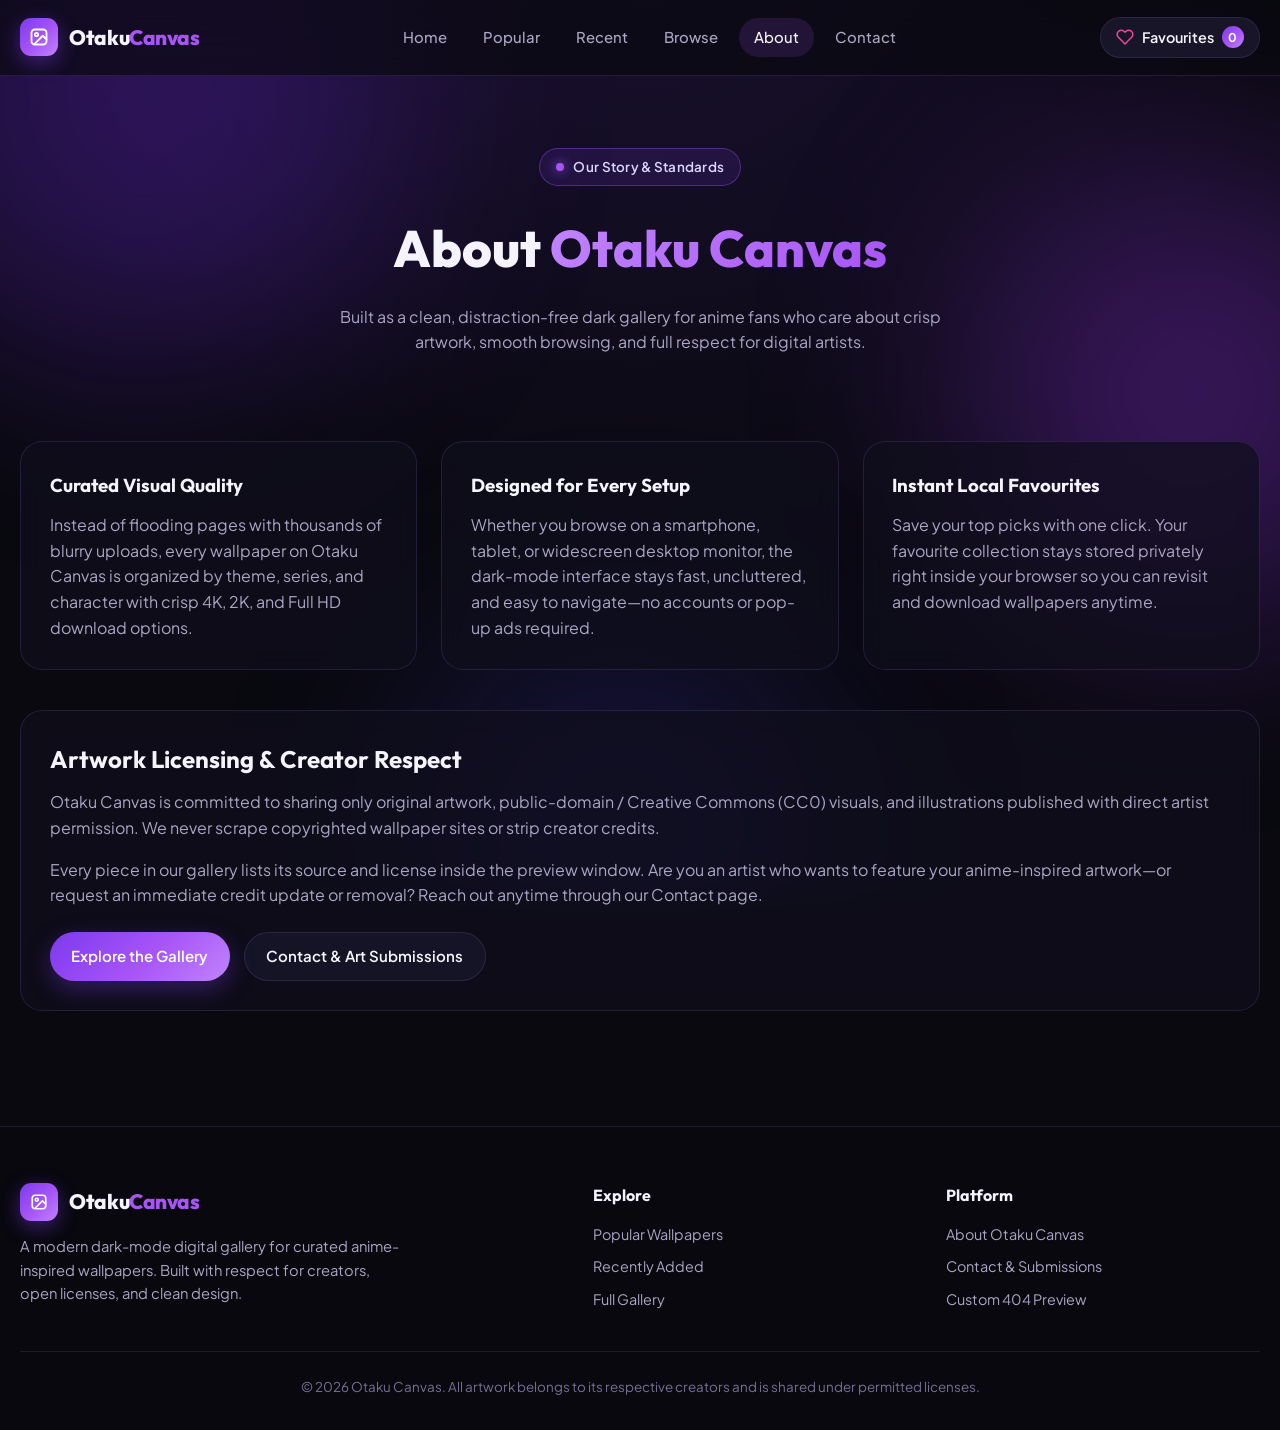
<file: about.html>
<!DOCTYPE html>
<html lang="en">
<head>
  <meta charset="UTF-8" />
  <meta name="viewport" content="width=device-width, initial-scale=1.0" />
  <title>About — Otaku Canvas</title>
  <meta name="description" content="Learn about Otaku Canvas, our dark-mode anime art vision, and our commitment to properly licensed and credited wallpapers." />

  <!-- Free Google Fonts -->
  <link rel="preconnect" href="https://fonts.googleapis.com" />
  <link rel="preconnect" href="https://fonts.gstatic.com" crossorigin />
  <link href="https://fonts.googleapis.com/css2?family=Outfit:wght@500;600;700;800&family=Plus+Jakarta+Sans:wght@400;500;600;700&display=swap" rel="stylesheet" />

  <!-- Shared Styling & Animations -->
  <link rel="stylesheet" href="css/styles.css" />
  <link rel="stylesheet" href="css/animations.css" />
</head>
<body>
  <!-- Ambient Background Orbs -->
  <div class="ambient-bg" aria-hidden="true">
    <span class="aurora-orb orb-1"></span>
    <span class="aurora-orb orb-2"></span>
    <span class="aurora-orb orb-3"></span>
  </div>

  <!-- Sticky Frosted-Glass Navigation Bar -->
  <header class="navbar" id="navbar">
    <div class="container nav-inner">
      <a href="index.html" class="brand" aria-label="Otaku Canvas Home">
        <span class="brand-icon" aria-hidden="true">
          <svg viewBox="0 0 24 24" width="20" height="20" fill="none" stroke="currentColor" stroke-width="2.2" stroke-linecap="round" stroke-linejoin="round">
            <rect x="3" y="3" width="18" height="18" rx="4"></rect>
            <circle cx="9" cy="9" r="2"></circle>
            <path d="M21 15l-4.5-4.5L7 20"></path>
          </svg>
        </span>
        <span class="brand-text">Otaku<span>Canvas</span></span>
      </a>

      <nav class="nav-links" id="nav-menu" aria-label="Primary Navigation">
        <a href="index.html" class="nav-link">Home</a>
        <a href="index.html#popular" class="nav-link">Popular</a>
        <a href="index.html#recent" class="nav-link">Recent</a>
        <a href="index.html#gallery" class="nav-link">Browse</a>
        <a href="about.html" class="nav-link active">About</a>
        <a href="contact.html" class="nav-link">Contact</a>
      </nav>

      <div class="nav-actions">
        <button type="button" class="nav-fav-btn" id="nav-fav-btn" aria-label="View saved favourite wallpapers">
          <svg viewBox="0 0 24 24" width="18" height="18" fill="none" stroke="currentColor" stroke-width="2" stroke-linecap="round" stroke-linejoin="round" aria-hidden="true">
            <path d="M20.84 4.61a5.5 5.5 0 0 0-7.78 0L12 5.67l-1.06-1.06a5.5 5.5 0 0 0-7.78 7.78l1.06 1.06L12 21.23l7.78-7.78 1.06-1.06a5.5 5.5 0 0 0 0-7.78z"></path>
          </svg>
          <span>Favourites</span>
          <span class="badge-count" id="fav-count-badge">0</span>
        </button>

        <button type="button" class="mobile-menu-btn" id="mobile-menu-btn" aria-label="Open menu" aria-expanded="false" aria-controls="mobile-drawer">
          <span></span>
          <span></span>
          <span></span>
        </button>
      </div>
    </div>
  </header>

  <!-- Mobile Slide-Out Navigation Drawer -->
  <div class="mobile-drawer-overlay" id="mobile-drawer-overlay" hidden></div>
  <aside class="mobile-drawer" id="mobile-drawer" aria-label="Mobile Navigation" aria-hidden="true">
    <div class="mobile-drawer-header">
      <span class="brand-text">Otaku<span>Canvas</span></span>
      <button type="button" class="icon-btn" id="mobile-drawer-close" aria-label="Close menu">
        <svg viewBox="0 0 24 24" width="22" height="22" fill="none" stroke="currentColor" stroke-width="2" stroke-linecap="round" stroke-linejoin="round">
          <line x1="18" y1="6" x2="6" y2="18"></line>
          <line x1="6" y1="6" x2="18" y2="18"></line>
        </svg>
      </button>
    </div>
    <nav class="mobile-nav-links">
      <a href="index.html" class="mobile-link">Home</a>
      <a href="index.html#popular" class="mobile-link">Popular Wallpapers</a>
      <a href="index.html#recent" class="mobile-link">Recently Added</a>
      <a href="index.html#gallery" class="mobile-link">Browse Full Gallery</a>
      <button type="button" class="mobile-link mobile-fav-trigger" id="mobile-fav-btn">
        My Favourites (<span id="mobile-fav-count">0</span>)
      </button>
      <a href="about.html" class="mobile-link">About</a>
      <a href="contact.html" class="mobile-link">Contact</a>
    </nav>
  </aside>

  <main>
    <!-- Page Header -->
    <section class="section page-hero">
      <div class="container">
        <div class="hero-badge reveal-up">
          <span class="pulse-dot" aria-hidden="true"></span>
          Our Story &amp; Standards
        </div>
        <h1 class="reveal-up">
          About <span class="gradient-text">Otaku Canvas</span>
        </h1>
        <p class="reveal-up">
          Built as a clean, distraction-free dark gallery for anime fans who care about crisp artwork, smooth browsing, and full respect for digital artists.
        </p>
      </div>
    </section>

    <!-- Core Pillars -->
    <section class="section">
      <div class="container">
        <div class="content-grid">
          <article class="glass-card reveal-up">
            <h3>Curated Visual Quality</h3>
            <p>
              Instead of flooding pages with thousands of blurry uploads, every wallpaper on Otaku Canvas is organized by theme, series, and character with crisp 4K, 2K, and Full HD download options.
            </p>
          </article>

          <article class="glass-card reveal-up">
            <h3>Designed for Every Setup</h3>
            <p>
              Whether you browse on a smartphone, tablet, or widescreen desktop monitor, the dark-mode interface stays fast, uncluttered, and easy to navigate—no accounts or pop-up ads required.
            </p>
          </article>

          <article class="glass-card reveal-up">
            <h3>Instant Local Favourites</h3>
            <p>
              Save your top picks with one click. Your favourite collection stays stored privately right inside your browser so you can revisit and download wallpapers anytime.
            </p>
          </article>
        </div>

        <!-- Legal & Artist Attribution Commitment -->
        <article class="glass-card reveal-up">
          <h2>Artwork Licensing &amp; Creator Respect</h2>
          <p style="margin-bottom: 1rem;">
            Otaku Canvas is committed to sharing only original artwork, public-domain / Creative Commons (CC0) visuals, and illustrations published with direct artist permission. We never scrape copyrighted wallpaper sites or strip creator credits.
          </p>
          <p style="margin-bottom: 1.5rem;">
            Every piece in our gallery lists its source and license inside the preview window. Are you an artist who wants to feature your anime-inspired artwork—or request an immediate credit update or removal? Reach out anytime through our Contact page.
          </p>
          <div style="display: flex; flex-wrap: wrap; gap: 0.85rem;">
            <a href="index.html#gallery" class="btn btn-primary">Explore the Gallery</a>
            <a href="contact.html" class="btn btn-outline">Contact &amp; Art Submissions</a>
          </div>
        </article>
      </div>
    </section>
  </main>

  <!-- Site Footer -->
  <footer class="footer">
    <div class="container footer-grid">
      <div class="footer-brand">
        <a href="index.html" class="brand">
          <span class="brand-icon" aria-hidden="true">
            <svg viewBox="0 0 24 24" width="18" height="18" fill="none" stroke="currentColor" stroke-width="2.2" stroke-linecap="round" stroke-linejoin="round">
              <rect x="3" y="3" width="18" height="18" rx="4"></rect>
              <circle cx="9" cy="9" r="2"></circle>
              <path d="M21 15l-4.5-4.5L7 20"></path>
            </svg>
          </span>
          <span class="brand-text">Otaku<span>Canvas</span></span>
        </a>
        <p class="footer-desc">
          A modern dark-mode digital gallery for curated anime-inspired wallpapers. Built with respect for creators, open licenses, and clean design.
        </p>
      </div>

      <div class="footer-col">
        <h4>Explore</h4>
        <a href="index.html#popular">Popular Wallpapers</a>
        <a href="index.html#recent">Recently Added</a>
        <a href="index.html#gallery">Full Gallery</a>
      </div>

      <div class="footer-col">
        <h4>Platform</h4>
        <a href="about.html">About Otaku Canvas</a>
        <a href="contact.html">Contact &amp; Submissions</a>
        <a href="404.html">Custom 404 Preview</a>
      </div>
    </div>

    <div class="container footer-bottom">
      <p>&copy; <span id="current-year">2026</span> Otaku Canvas. All artwork belongs to its respective creators and is shared under permitted licenses.</p>
    </div>
  </footer>

  <!-- Floating Back-to-Top Button -->
  <button type="button" class="scroll-top-btn" id="scroll-top-btn" aria-label="Scroll back to top" hidden>
    <svg viewBox="0 0 24 24" width="20" height="20" fill="none" stroke="currentColor" stroke-width="2.4" stroke-linecap="round" stroke-linejoin="round">
      <polyline points="18 15 12 9 6 15"></polyline>
    </svg>
  </button>

  <!-- Toast Container -->
  <div class="toast-container" id="toast-container" aria-live="polite" aria-atomic="true"></div>

  <script src="js/app.js"></script>
</body>
</html>
</file>
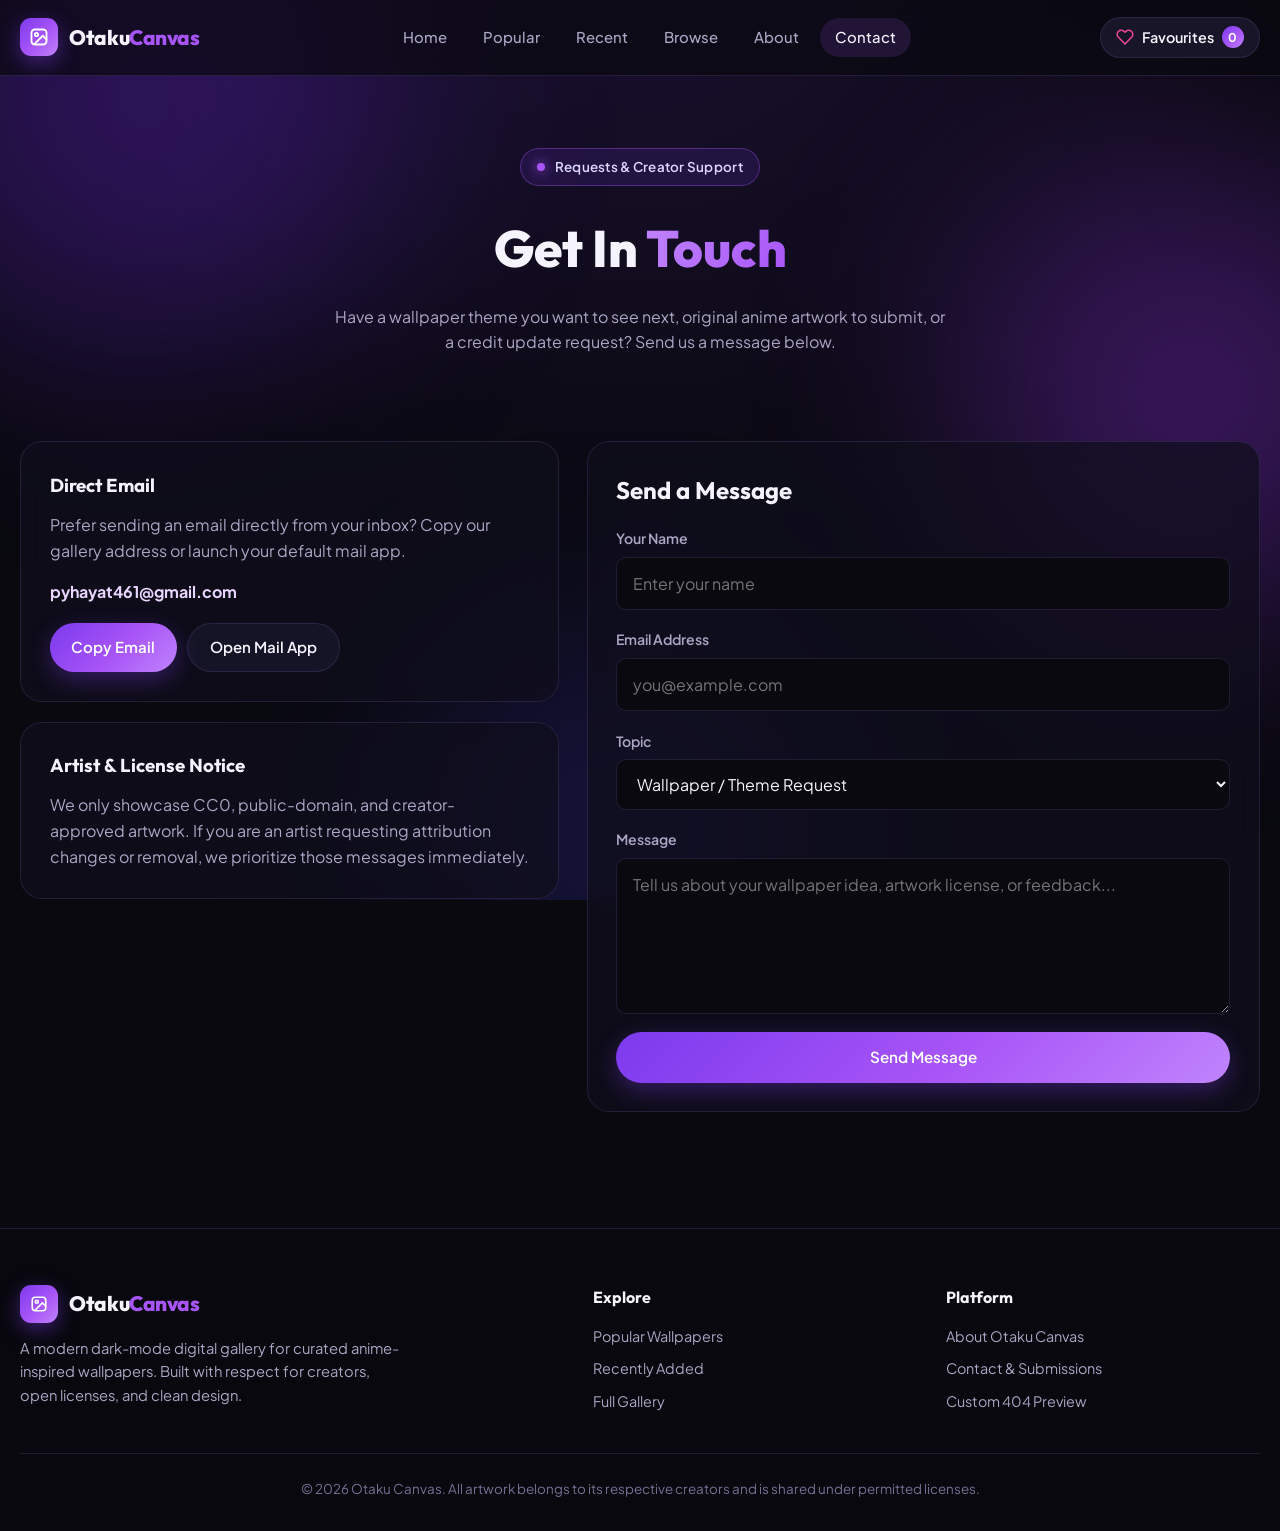
<file: contact.html>
<!DOCTYPE html>
<html lang="en">
<head>
  <meta charset="UTF-8" />
  <meta name="viewport" content="width=device-width, initial-scale=1.0" />
  <title>Contact — Otaku Canvas</title>
  <meta name="description" content="Get in touch with Otaku Canvas for anime wallpaper requests, artist submissions, or credit updates." />

  <!-- Free Google Fonts -->
  <link rel="preconnect" href="https://fonts.googleapis.com" />
  <link rel="preconnect" href="https://fonts.gstatic.com" crossorigin />
  <link href="https://fonts.googleapis.com/css2?family=Outfit:wght@500;600;700;800&family=Plus+Jakarta+Sans:wght@400;500;600;700&display=swap" rel="stylesheet" />

  <!-- Shared Styling & Animations -->
  <link rel="stylesheet" href="css/styles.css" />
  <link rel="stylesheet" href="css/animations.css" />
</head>
<body>
  <!-- Ambient Background Orbs -->
  <div class="ambient-bg" aria-hidden="true">
    <span class="aurora-orb orb-1"></span>
    <span class="aurora-orb orb-2"></span>
    <span class="aurora-orb orb-3"></span>
  </div>

  <!-- Sticky Frosted-Glass Navigation Bar -->
  <header class="navbar" id="navbar">
    <div class="container nav-inner">
      <a href="index.html" class="brand" aria-label="Otaku Canvas Home">
        <span class="brand-icon" aria-hidden="true">
          <svg viewBox="0 0 24 24" width="20" height="20" fill="none" stroke="currentColor" stroke-width="2.2" stroke-linecap="round" stroke-linejoin="round">
            <rect x="3" y="3" width="18" height="18" rx="4"></rect>
            <circle cx="9" cy="9" r="2"></circle>
            <path d="M21 15l-4.5-4.5L7 20"></path>
          </svg>
        </span>
        <span class="brand-text">Otaku<span>Canvas</span></span>
      </a>

      <nav class="nav-links" id="nav-menu" aria-label="Primary Navigation">
        <a href="index.html" class="nav-link">Home</a>
        <a href="index.html#popular" class="nav-link">Popular</a>
        <a href="index.html#recent" class="nav-link">Recent</a>
        <a href="index.html#gallery" class="nav-link">Browse</a>
        <a href="about.html" class="nav-link">About</a>
        <a href="contact.html" class="nav-link active">Contact</a>
      </nav>

      <div class="nav-actions">
        <button type="button" class="nav-fav-btn" id="nav-fav-btn" aria-label="View saved favourite wallpapers">
          <svg viewBox="0 0 24 24" width="18" height="18" fill="none" stroke="currentColor" stroke-width="2" stroke-linecap="round" stroke-linejoin="round" aria-hidden="true">
            <path d="M20.84 4.61a5.5 5.5 0 0 0-7.78 0L12 5.67l-1.06-1.06a5.5 5.5 0 0 0-7.78 7.78l1.06 1.06L12 21.23l7.78-7.78 1.06-1.06a5.5 5.5 0 0 0 0-7.78z"></path>
          </svg>
          <span>Favourites</span>
          <span class="badge-count" id="fav-count-badge">0</span>
        </button>

        <button type="button" class="mobile-menu-btn" id="mobile-menu-btn" aria-label="Open menu" aria-expanded="false" aria-controls="mobile-drawer">
          <span></span>
          <span></span>
          <span></span>
        </button>
      </div>
    </div>
  </header>

  <!-- Mobile Slide-Out Navigation Drawer -->
  <div class="mobile-drawer-overlay" id="mobile-drawer-overlay" hidden></div>
  <aside class="mobile-drawer" id="mobile-drawer" aria-label="Mobile Navigation" aria-hidden="true">
    <div class="mobile-drawer-header">
      <span class="brand-text">Otaku<span>Canvas</span></span>
      <button type="button" class="icon-btn" id="mobile-drawer-close" aria-label="Close menu">
        <svg viewBox="0 0 24 24" width="22" height="22" fill="none" stroke="currentColor" stroke-width="2" stroke-linecap="round" stroke-linejoin="round">
          <line x1="18" y1="6" x2="6" y2="18"></line>
          <line x1="6" y1="6" x2="18" y2="18"></line>
        </svg>
      </button>
    </div>
    <nav class="mobile-nav-links">
      <a href="index.html" class="mobile-link">Home</a>
      <a href="index.html#popular" class="mobile-link">Popular Wallpapers</a>
      <a href="index.html#recent" class="mobile-link">Recently Added</a>
      <a href="index.html#gallery" class="mobile-link">Browse Full Gallery</a>
      <button type="button" class="mobile-link mobile-fav-trigger" id="mobile-fav-btn">
        My Favourites (<span id="mobile-fav-count">0</span>)
      </button>
      <a href="about.html" class="mobile-link">About</a>
      <a href="contact.html" class="mobile-link">Contact</a>
    </nav>
  </aside>

  <main>
    <!-- Page Header -->
    <section class="section page-hero">
      <div class="container">
        <div class="hero-badge reveal-up">
          <span class="pulse-dot" aria-hidden="true"></span>
          Requests &amp; Creator Support
        </div>
        <h1 class="reveal-up">
          Get In <span class="gradient-text">Touch</span>
        </h1>
        <p class="reveal-up">
          Have a wallpaper theme you want to see next, original anime artwork to submit, or a credit update request? Send us a message below.
        </p>
      </div>
    </section>

    <!-- Contact Cards & Interactive Form -->
    <section class="section">
      <div class="container contact-layout">
        <!-- Left Column: Direct Info -->
        <div style="display: flex; flex-direction: column; gap: 1.25rem;">
          <article class="glass-card reveal-up">
            <h3>Direct Email</h3>
            <p style="margin-bottom: 1rem;">
              Prefer sending an email directly from your inbox? Copy our gallery address or launch your default mail app.
            </p>
            <p style="font-weight: 700; color: #e9d5ff; margin-bottom: 1.1rem;" id="contact-email-text">
              pyhayat461@gmail.com
            </p>
            <div style="display: flex; flex-wrap: wrap; gap: 0.65rem;">
              <button type="button" class="btn btn-primary" id="copy-email-btn">Copy Email</button>
              <a href="mailto:hello@otakucanvas.example?subject=Otaku%20Canvas%20Inquiry" class="btn btn-outline">Open Mail App</a>
            </div>
          </article>

          <article class="glass-card reveal-up">
            <h3>Artist &amp; License Notice</h3>
            <p>
              We only showcase CC0, public-domain, and creator-approved artwork. If you are an artist requesting attribution changes or removal, we prioritize those messages immediately.
            </p>
          </article>
        </div>

        <!-- Right Column: Interactive Message Form -->
        <article class="glass-card reveal-up">
          <h2 style="margin-bottom: 1.1rem;">Send a Message</h2>
          <form id="contact-form">
            <div class="form-group">
              <label for="contact-name">Your Name</label>
              <input type="text" id="contact-name" name="name" placeholder="Enter your name" required />
            </div>

            <div class="form-group">
              <label for="contact-email">Email Address</label>
              <input type="email" id="contact-email" name="email" placeholder="you@example.com" required />
            </div>

            <div class="form-group">
              <label for="contact-topic">Topic</label>
              <select id="contact-topic" name="topic">
                <option value="Wallpaper Request">Wallpaper / Theme Request</option>
                <option value="Artist Submission">Submit Original Artwork</option>
                <option value="Credit or Removal">Artist Credit / Removal Request</option>
                <option value="General Feedback">General Feedback</option>
              </select>
            </div>

            <div class="form-group">
              <label for="contact-message">Message</label>
              <textarea id="contact-message" name="message" rows="5" placeholder="Tell us about your wallpaper idea, artwork license, or feedback..." required></textarea>
            </div>

            <button type="submit" class="btn btn-primary btn-lg" style="width: 100%;">
              Send Message
            </button>

            <div class="form-status" id="contact-form-status" role="status" aria-live="polite" hidden></div>
          </form>
        </article>
      </div>
    </section>
  </main>

  <!-- Site Footer -->
  <footer class="footer">
    <div class="container footer-grid">
      <div class="footer-brand">
        <a href="index.html" class="brand">
          <span class="brand-icon" aria-hidden="true">
            <svg viewBox="0 0 24 24" width="18" height="18" fill="none" stroke="currentColor" stroke-width="2.2" stroke-linecap="round" stroke-linejoin="round">
              <rect x="3" y="3" width="18" height="18" rx="4"></rect>
              <circle cx="9" cy="9" r="2"></circle>
              <path d="M21 15l-4.5-4.5L7 20"></path>
            </svg>
          </span>
          <span class="brand-text">Otaku<span>Canvas</span></span>
        </a>
        <p class="footer-desc">
          A modern dark-mode digital gallery for curated anime-inspired wallpapers. Built with respect for creators, open licenses, and clean design.
        </p>
      </div>

      <div class="footer-col">
        <h4>Explore</h4>
        <a href="index.html#popular">Popular Wallpapers</a>
        <a href="index.html#recent">Recently Added</a>
        <a href="index.html#gallery">Full Gallery</a>
      </div>

      <div class="footer-col">
        <h4>Platform</h4>
        <a href="about.html">About Otaku Canvas</a>
        <a href="contact.html">Contact &amp; Submissions</a>
        <a href="404.html">Custom 404 Preview</a>
      </div>
    </div>

    <div class="container footer-bottom">
      <p>&copy; <span id="current-year">2026</span> Otaku Canvas. All artwork belongs to its respective creators and is shared under permitted licenses.</p>
    </div>
  </footer>

  <!-- Floating Back-to-Top Button -->
  <button type="button" class="scroll-top-btn" id="scroll-top-btn" aria-label="Scroll back to top" hidden>
    <svg viewBox="0 0 24 24" width="20" height="20" fill="none" stroke="currentColor" stroke-width="2.4" stroke-linecap="round" stroke-linejoin="round">
      <polyline points="18 15 12 9 6 15"></polyline>
    </svg>
  </button>

  <!-- Toast Container -->
  <div class="toast-container" id="toast-container" aria-live="polite" aria-atomic="true"></div>

  <script src="js/app.js"></script>
  <script>
    // Interactive Contact Form & Copy Email Handler
    document.addEventListener("DOMContentLoaded", function () {
      const contactForm = document.getElementById("contact-form");
      const statusBox = document.getElementById("contact-form-status");
      const copyBtn = document.getElementById("copy-email-btn");
      const emailTextEl = document.getElementById("contact-email-text");

      if (copyBtn && emailTextEl) {
        copyBtn.addEventListener("click", function () {
          const email = emailTextEl.textContent.trim();
          if (navigator.clipboard && navigator.clipboard.writeText) {
            navigator.clipboard.writeText(email).then(function () {
              copyBtn.textContent = "Copied!";
              setTimeout(function () {
                copyBtn.textContent = "Copy Email";
              }, 2200);
            });
          }
        });
      }

      if (contactForm && statusBox) {
        contactForm.addEventListener("submit", function (event) {
          event.preventDefault();
          const nameInput = document.getElementById("contact-name");
          const topicInput = document.getElementById("contact-topic");
          const senderName = nameInput ? nameInput.value.trim() : "Friend";
          const topic = topicInput ? topicInput.value : "Message";

          statusBox.textContent =
            "Thanks, " +
            senderName +
            "! Your " +
            topic +
            " has been recorded. For urgent artist credit updates, you can also use the direct email option on the left.";
          statusBox.hidden = false;
          contactForm.reset();
        });
      }
    });
  </script>
</body>
</html>
</file>
<file: css/styles.css>
/* ==========================================================================
   OTAKU CANVAS — MAIN DESIGN SYSTEM (Midnight Gallery Theme)
   ========================================================================== */

:root {
  /* Core Dark Palette */
  --bg-base: #09090f;
  --bg-surface: #12121d;
  --bg-elevated: #1a182b;
  --bg-glass: rgba(16, 15, 28, 0.72);

  /* Accent & Purple Glow Palette */
  --accent-primary: #7c3aed;
  --accent-secondary: #a855f7;
  --accent-pink: #ec4899;
  --accent-gradient: linear-gradient(135deg, #7c3aed 0%, #a855f7 55%, #c084fc 100%);

  /* Text Hierarchy */
  --text-primary: #f5f4fc;
  --text-secondary: #aba6c4;
  --text-muted: #767094;

  /* Borders & Shadows */
  --border-subtle: rgba(167, 139, 250, 0.14);
  --border-strong: rgba(168, 85, 247, 0.42);
  --shadow-card: 0 12px 32px rgba(0, 0, 0, 0.45);
  --shadow-glow: 0 14px 40px rgba(124, 58, 237, 0.28);

  /* Layout & Spacing */
  --radius-sm: 10px;
  --radius-md: 16px;
  --radius-lg: 22px;
  --radius-pill: 999px;
  --nav-height: 76px;
  --container-max: 1240px;

  /* Fonts */
  --font-display: "Outfit", system-ui, -apple-system, sans-serif;
  --font-body: "Plus Jakarta Sans", system-ui, -apple-system, sans-serif;
}

/* Base Reset */
*,
*::before,
*::after {
  box-sizing: border-box;
  margin: 0;
  padding: 0;
}

[hidden] {
  display: none !important;
}

html {
  scroll-behavior: smooth;
  color-scheme: dark;
}

body {
  font-family: var(--font-body);
  background-color: var(--bg-base);
  color: var(--text-primary);
  line-height: 1.6;
  min-height: 100vh;
  overflow-x: hidden;
  position: relative;
  -webkit-font-smoothing: antialiased;
}

img {
  max-width: 100%;
  display: block;
}

a {
  color: inherit;
  text-decoration: none;
}

button,
input,
select,
textarea {
  font: inherit;
  color: inherit;
}

button {
  cursor: pointer;
  background: none;
  border: none;
}

/* Screen-reader-only helper for accessibility */
.sr-only {
  position: absolute;
  width: 1px;
  height: 1px;
  padding: 0;
  margin: -1px;
  overflow: hidden;
  clip: rect(0, 0, 0, 0);
  white-space: nowrap;
  border: 0;
}

/* Layout Container */
.container {
  width: min(100% - 2.5rem, var(--container-max));
  margin-inline: auto;
}

/* ==========================================================================
   AMBIENT AURORA BACKGROUND
   ========================================================================== */
.ambient-bg {
  position: fixed;
  inset: 0;
  z-index: -1;
  overflow: hidden;
  pointer-events: none;
  background: radial-gradient(circle at 50% -10%, rgba(124, 58, 237, 0.16), transparent 55%),
    var(--bg-base);
}

.aurora-orb {
  position: absolute;
  border-radius: 50%;
  filter: blur(110px);
  opacity: 0.34;
}

.orb-1 {
  width: 520px;
  height: 520px;
  background: #6d28d9;
  top: -160px;
  left: -120px;
}

.orb-2 {
  width: 460px;
  height: 460px;
  background: #9333ea;
  top: 18%;
  right: -140px;
}

.orb-3 {
  width: 420px;
  height: 420px;
  background: #4338ca;
  bottom: -140px;
  left: 32%;
  opacity: 0.24;
}

/* ==========================================================================
   BUTTON SYSTEM
   ========================================================================== */
.btn {
  display: inline-flex;
  align-items: center;
  justify-content: center;
  gap: 0.55rem;
  padding: 0.72rem 1.35rem;
  border-radius: var(--radius-pill);
  font-weight: 600;
  font-size: 0.94rem;
  transition: transform 0.22s ease, box-shadow 0.22s ease, background 0.22s ease, border-color 0.22s ease;
  white-space: nowrap;
}

.btn-primary {
  background: var(--accent-gradient);
  color: #ffffff;
  box-shadow: 0 8px 24px rgba(124, 58, 237, 0.35);
}

.btn-primary:hover {
  transform: translateY(-2px);
  box-shadow: 0 12px 30px rgba(168, 85, 247, 0.48);
}

.btn-outline {
  background: rgba(26, 24, 43, 0.75);
  border: 1px solid var(--border-subtle);
  color: var(--text-primary);
}

.btn-outline:hover {
  border-color: var(--border-strong);
  background: rgba(124, 58, 237, 0.14);
  transform: translateY(-2px);
}

.btn-ghost {
  background: rgba(255, 255, 255, 0.04);
  border: 1px solid var(--border-subtle);
  color: var(--text-secondary);
  padding: 0.6rem 1.15rem;
  font-size: 0.88rem;
}

.btn-ghost:hover {
  color: var(--text-primary);
  border-color: var(--border-strong);
  background: rgba(124, 58, 237, 0.14);
}

.btn-subtle {
  background: rgba(255, 255, 255, 0.05);
  color: var(--text-secondary);
  padding: 0.72rem 1.1rem;
  border-radius: var(--radius-sm);
}

.btn-subtle:hover {
  color: var(--text-primary);
  background: rgba(255, 255, 255, 0.1);
}

.btn-lg {
  padding: 0.82rem 1.4rem;
  font-size: 0.95rem;
}

/* ==========================================================================
   FROSTED-GLASS NAVIGATION BAR
   ========================================================================== */
.navbar {
  position: sticky;
  top: 0;
  z-index: 100;
  height: var(--nav-height);
  display: flex;
  align-items: center;
  background: rgba(9, 9, 15, 0.68);
  backdrop-filter: blur(18px);
  -webkit-backdrop-filter: blur(18px);
  border-bottom: 1px solid var(--border-subtle);
  transition: background 0.25s ease, box-shadow 0.25s ease;
}

.navbar.scrolled {
  background: rgba(9, 9, 15, 0.9);
  box-shadow: 0 10px 30px rgba(0, 0, 0, 0.45);
}

.nav-inner {
  display: flex;
  align-items: center;
  justify-content: space-between;
  gap: 1.25rem;
}

.brand {
  display: inline-flex;
  align-items: center;
  gap: 0.7rem;
  font-family: var(--font-display);
  font-size: 1.3rem;
  font-weight: 800;
  letter-spacing: -0.02em;
}

.brand-icon {
  width: 38px;
  height: 38px;
  border-radius: 11px;
  background: var(--accent-gradient);
  display: grid;
  place-items: center;
  color: #ffffff;
  box-shadow: 0 6px 20px rgba(124, 58, 237, 0.45);
}

.brand-text span {
  color: var(--accent-secondary);
}

.nav-links {
  display: flex;
  align-items: center;
  gap: 0.35rem;
}

.nav-link {
  position: relative;
  padding: 0.5rem 0.95rem;
  border-radius: var(--radius-pill);
  font-size: 0.93rem;
  font-weight: 500;
  color: var(--text-secondary);
  transition: color 0.2s ease, background 0.2s ease;
}

.nav-link:hover,
.nav-link.active {
  color: var(--text-primary);
  background: rgba(168, 85, 247, 0.14);
}

.nav-actions {
  display: flex;
  align-items: center;
  gap: 0.75rem;
}

.nav-fav-btn {
  display: inline-flex;
  align-items: center;
  gap: 0.5rem;
  padding: 0.52rem 0.95rem;
  border-radius: var(--radius-pill);
  background: rgba(26, 24, 43, 0.9);
  border: 1px solid var(--border-subtle);
  font-size: 0.9rem;
  font-weight: 600;
  color: var(--text-primary);
  transition: border-color 0.2s ease, background 0.2s ease, transform 0.2s ease;
}

.nav-fav-btn:hover,
.nav-fav-btn.active {
  border-color: var(--accent-secondary);
  background: rgba(124, 58, 237, 0.2);
  transform: translateY(-1px);
}

.nav-fav-btn svg {
  color: var(--accent-pink);
}

.badge-count {
  min-width: 22px;
  height: 22px;
  padding: 0 6px;
  border-radius: var(--radius-pill);
  background: var(--accent-gradient);
  color: #ffffff;
  font-size: 0.76rem;
  font-weight: 700;
  display: inline-flex;
  align-items: center;
  justify-content: center;
}

/* Mobile Hamburger Button */
.mobile-menu-btn {
  display: none;
  width: 42px;
  height: 42px;
  border-radius: 11px;
  background: rgba(26, 24, 43, 0.9);
  border: 1px solid var(--border-subtle);
  flex-direction: column;
  align-items: center;
  justify-content: center;
  gap: 5px;
}

.mobile-menu-btn span {
  width: 19px;
  height: 2px;
  background: var(--text-primary);
  border-radius: 2px;
  transition: transform 0.25s ease, opacity 0.25s ease;
}

/* Mobile Slide-Out Drawer */
.mobile-drawer-overlay {
  position: fixed;
  inset: 0;
  z-index: 190;
  background: rgba(5, 5, 10, 0.72);
  backdrop-filter: blur(6px);
}

.mobile-drawer {
  position: fixed;
  top: 0;
  right: 0;
  bottom: 0;
  width: min(310px, 84vw);
  z-index: 200;
  background: var(--bg-surface);
  border-left: 1px solid var(--border-subtle);
  padding: 1.4rem;
  display: flex;
  flex-direction: column;
  gap: 1.5rem;
  transform: translateX(100%);
  transition: transform 0.3s cubic-bezier(0.22, 1, 0.36, 1);
}

.mobile-drawer.is-open {
  transform: translateX(0);
}

.mobile-drawer-header {
  display: flex;
  align-items: center;
  justify-content: space-between;
  padding-bottom: 1rem;
  border-bottom: 1px solid var(--border-subtle);
}

.icon-btn {
  width: 38px;
  height: 38px;
  border-radius: 10px;
  background: rgba(255, 255, 255, 0.06);
  display: grid;
  place-items: center;
  color: var(--text-primary);
}

.mobile-nav-links {
  display: flex;
  flex-direction: column;
  gap: 0.45rem;
}

.mobile-link {
  text-align: left;
  padding: 0.85rem 1rem;
  border-radius: var(--radius-sm);
  font-weight: 600;
  color: var(--text-secondary);
  transition: background 0.2s ease, color 0.2s ease;
}

.mobile-link:hover {
  background: rgba(124, 58, 237, 0.16);
  color: var(--text-primary);
}

/* ==========================================================================
   HERO SECTION
   ========================================================================== */
.hero {
  padding: 5.5rem 0 4rem;
  text-align: center;
  position: relative;
}

.hero-content {
  max-width: 820px;
  display: flex;
  flex-direction: column;
  align-items: center;
}

.hero-badge {
  display: inline-flex;
  align-items: center;
  gap: 0.6rem;
  padding: 0.45rem 1rem;
  border-radius: var(--radius-pill);
  background: rgba(124, 58, 237, 0.14);
  border: 1px solid rgba(168, 85, 247, 0.36);
  color: #ddd6fe;
  font-size: 0.84rem;
  font-weight: 600;
  letter-spacing: 0.02em;
  margin-bottom: 1.4rem;
}

.pulse-dot {
  width: 8px;
  height: 8px;
  border-radius: 50%;
  background: var(--accent-secondary);
  box-shadow: 0 0 12px var(--accent-secondary);
}

.hero-title {
  font-family: var(--font-display);
  font-size: clamp(2.35rem, 5.4vw, 4.1rem);
  font-weight: 800;
  line-height: 1.08;
  letter-spacing: -0.03em;
  margin-bottom: 1.25rem;
}

.gradient-text {
  background: linear-gradient(120deg, #c084fc 0%, #a855f7 45%, #f472b6 100%);
  -webkit-background-clip: text;
  background-clip: text;
  color: transparent;
}

.hero-subtitle {
  max-width: 640px;
  font-size: clamp(1rem, 1.6vw, 1.12rem);
  color: var(--text-secondary);
  margin-bottom: 2.1rem;
}

/* Hero Search Bar */
.hero-search {
  width: 100%;
  max-width: 650px;
  display: flex;
  align-items: center;
  gap: 0.6rem;
  padding: 0.45rem 0.45rem 0.45rem 1.2rem;
  border-radius: var(--radius-pill);
  background: rgba(18, 18, 29, 0.88);
  border: 1px solid var(--border-subtle);
  box-shadow: 0 18px 45px rgba(0, 0, 0, 0.45);
  transition: border-color 0.25s ease, box-shadow 0.25s ease;
  margin-bottom: 1.35rem;
}

.hero-search:focus-within {
  border-color: var(--accent-secondary);
  box-shadow: 0 0 0 4px rgba(124, 58, 237, 0.2), 0 18px 45px rgba(0, 0, 0, 0.5);
}

.search-icon {
  color: var(--text-muted);
  flex-shrink: 0;
}

.hero-search input {
  width: 100%;
  background: transparent;
  border: none;
  outline: none;
  font-size: 0.98rem;
  color: var(--text-primary);
}

.hero-search input::placeholder {
  color: var(--text-muted);
}

/* Quick Category Tags */
.hero-quick-tags {
  display: flex;
  flex-wrap: wrap;
  align-items: center;
  justify-content: center;
  gap: 0.5rem;
  margin-bottom: 2.5rem;
}

.quick-label {
  font-size: 0.86rem;
  color: var(--text-muted);
  margin-right: 0.2rem;
}

.quick-tag {
  padding: 0.36rem 0.85rem;
  border-radius: var(--radius-pill);
  background: rgba(255, 255, 255, 0.04);
  border: 1px solid var(--border-subtle);
  color: var(--text-secondary);
  font-size: 0.84rem;
  font-weight: 500;
  transition: all 0.2s ease;
}

.quick-tag:hover {
  color: #ffffff;
  border-color: var(--accent-secondary);
  background: rgba(124, 58, 237, 0.22);
  transform: translateY(-2px);
}

/* Hero Stats Bar */
.hero-stats {
  display: inline-flex;
  align-items: center;
  gap: 1.8rem;
  padding: 1rem 2rem;
  border-radius: var(--radius-md);
  background: rgba(18, 18, 29, 0.72);
  border: 1px solid var(--border-subtle);
  backdrop-filter: blur(12px);
}

.stat-item {
  display: flex;
  flex-direction: column;
  align-items: center;
}

.stat-item strong {
  font-family: var(--font-display);
  font-size: 1.35rem;
  font-weight: 700;
  color: var(--text-primary);
}

.stat-item span {
  font-size: 0.8rem;
  color: var(--text-muted);
}

.stat-divider {
  width: 1px;
  height: 34px;
  background: var(--border-subtle);
}

/* ==========================================================================
   SECTIONS & HEADERS
   ========================================================================== */
.section {
  padding: 3.2rem 0;
}

.section-header {
  display: flex;
  align-items: flex-end;
  justify-content: space-between;
  gap: 1rem;
  margin-bottom: 1.8rem;
  flex-wrap: wrap;
}

.section-kicker {
  display: block;
  font-size: 0.8rem;
  font-weight: 700;
  text-transform: uppercase;
  letter-spacing: 0.12em;
  color: var(--accent-secondary);
  margin-bottom: 0.35rem;
}

.section-title {
  font-family: var(--font-display);
  font-size: clamp(1.6rem, 3vw, 2.15rem);
  font-weight: 700;
  letter-spacing: -0.02em;
}

.results-count {
  font-size: 0.92rem;
  color: var(--text-secondary);
}

/* ==========================================================================
   FILTER PANEL & CONTROLS
   ========================================================================== */
.filter-panel {
  background: var(--bg-glass);
  border: 1px solid var(--border-subtle);
  border-radius: var(--radius-lg);
  padding: 1.25rem;
  backdrop-filter: blur(14px);
  margin-bottom: 2rem;
  display: flex;
  flex-direction: column;
  gap: 1rem;
}

.category-pills {
  display: flex;
  flex-wrap: wrap;
  gap: 0.55rem;
}

.category-pill {
  padding: 0.5rem 1.05rem;
  border-radius: var(--radius-pill);
  background: rgba(255, 255, 255, 0.04);
  border: 1px solid var(--border-subtle);
  color: var(--text-secondary);
  font-size: 0.88rem;
  font-weight: 600;
  transition: all 0.2s ease;
}

.category-pill:hover {
  color: var(--text-primary);
  border-color: var(--border-strong);
}

.category-pill.active {
  background: var(--accent-gradient);
  border-color: transparent;
  color: #ffffff;
  box-shadow: 0 6px 18px rgba(124, 58, 237, 0.35);
}

.filter-controls {
  display: grid;
  grid-template-columns: minmax(210px, 1.5fr) repeat(3, minmax(150px, 1fr)) auto auto;
  gap: 0.75rem;
  align-items: center;
}

.control-group {
  position: relative;
}

.control-icon {
  position: absolute;
  left: 0.9rem;
  top: 50%;
  transform: translateY(-50%);
  color: var(--text-muted);
  pointer-events: none;
}

.filter-controls input,
.filter-controls select {
  width: 100%;
  height: 44px;
  padding: 0 0.95rem;
  border-radius: var(--radius-sm);
  background: var(--bg-base);
  border: 1px solid var(--border-subtle);
  color: var(--text-primary);
  font-size: 0.9rem;
  outline: none;
  transition: border-color 0.2s ease, box-shadow 0.2s ease;
}

.search-control input {
  padding-left: 2.55rem;
}

.filter-controls input:focus,
.filter-controls select:focus {
  border-color: var(--accent-secondary);
  box-shadow: 0 0 0 3px rgba(124, 58, 237, 0.18);
}

.fav-filter-btn {
  height: 44px;
  border-radius: var(--radius-sm);
}

.fav-filter-btn.active {
  background: rgba(236, 72, 153, 0.18);
  border-color: var(--accent-pink);
  color: #fbcfe8;
}

.fav-filter-btn.active svg {
  fill: var(--accent-pink);
  color: var(--accent-pink);
}

/* ==========================================================================
   WALLPAPER GRIDS & INTERACTIVE CARDS (Blurred Ambient Fill + Full Fit)
   ========================================================================== */
.showcase-grid {
  display: grid;
  grid-template-columns: repeat(4, minmax(0, 1fr));
  gap: 1.35rem;
}

.wallpaper-grid {
  display: grid;
  grid-template-columns: repeat(3, minmax(0, 1fr));
  gap: 1.5rem;
}

.wallpaper-card {
  position: relative;
  border-radius: var(--radius-md);
  background: var(--bg-surface);
  border: 1px solid var(--border-subtle);
  overflow: hidden;
  box-shadow: var(--shadow-card);
  transition: transform 0.32s cubic-bezier(0.22, 1, 0.36, 1),
    border-color 0.32s ease,
    box-shadow 0.32s ease;
  display: flex;
  flex-direction: column;
}

.wallpaper-card:hover {
  transform: translateY(-7px);
  border-color: var(--border-strong);
  box-shadow: var(--shadow-glow);
}

.card-media {
  position: relative;
  width: 100%;
  aspect-ratio: 16 / 10;
  overflow: hidden;
  background: #141224;
  cursor: pointer;
}

/* Soft color-matched ambient glow behind vertical/tall images (no black bars!) */
.card-blur-bg {
  position: absolute;
  inset: -18px;
  background-size: cover;
  background-position: center;
  filter: blur(18px) brightness(0.55) saturate(1.25);
  transform: scale(1.15);
  pointer-events: none;
  z-index: 0;
}

.card-img {
  position: absolute;
  inset: 0;
  width: 100%;
  height: 100%;
  object-fit: contain;
  object-position: center;
  z-index: 1;
  transition: transform 0.5s cubic-bezier(0.22, 1, 0.36, 1);
}

.wallpaper-card:hover .card-img {
  transform: scale(1.04);
}

.card-res-badge {
  position: absolute;
  top: 0.75rem;
  left: 0.75rem;
  padding: 0.25rem 0.62rem;
  border-radius: 8px;
  background: rgba(9, 9, 15, 0.78);
  backdrop-filter: blur(8px);
  border: 1px solid rgba(255, 255, 255, 0.14);
  font-size: 0.74rem;
  font-weight: 700;
  color: #e9d5ff;
  letter-spacing: 0.04em;
  z-index: 3;
}

.card-fav-btn {
  position: absolute;
  top: 0.75rem;
  right: 0.75rem;
  width: 36px;
  height: 36px;
  border-radius: 50%;
  background: rgba(9, 9, 15, 0.76);
  backdrop-filter: blur(8px);
  border: 1px solid rgba(255, 255, 255, 0.15);
  color: #ffffff;
  display: grid;
  place-items: center;
  transition: transform 0.2s ease, background 0.2s ease, border-color 0.2s ease;
  z-index: 4;
}

.card-fav-btn:hover {
  transform: scale(1.1);
  border-color: var(--accent-pink);
}

.card-fav-btn.is-fav {
  background: rgba(236, 72, 153, 0.26);
  border-color: var(--accent-pink);
  color: #f472b6;
}

.card-fav-btn.is-fav svg {
  fill: #f472b6;
}

.card-overlay {
  position: absolute;
  inset: 0;
  background: linear-gradient(to top, rgba(9, 9, 15, 0.92) 0%, rgba(9, 9, 15, 0.18) 55%, transparent 100%);
  display: flex;
  align-items: flex-end;
  justify-content: space-between;
  padding: 0.9rem;
  opacity: 0;
  transition: opacity 0.28s ease;
  z-index: 2;
}

.wallpaper-card:hover .card-overlay,
.wallpaper-card:focus-within .card-overlay {
  opacity: 1;
}

.card-preview-btn {
  padding: 0.45rem 0.95rem;
  border-radius: var(--radius-pill);
  background: var(--accent-gradient);
  color: #ffffff;
  font-size: 0.82rem;
  font-weight: 600;
  box-shadow: 0 6px 18px rgba(124, 58, 237, 0.4);
  transform: translateY(8px);
  transition: transform 0.28s ease;
}

.wallpaper-card:hover .card-preview-btn,
.wallpaper-card:focus-within .card-preview-btn {
  transform: translateY(0);
}

.card-body {
  padding: 1rem 1.1rem 1.15rem;
  display: flex;
  flex-direction: column;
  gap: 0.45rem;
}

.card-title {
  font-family: var(--font-display);
  font-size: 1.05rem;
  font-weight: 700;
  color: var(--text-primary);
  white-space: nowrap;
  overflow: hidden;
  text-overflow: ellipsis;
}

.card-meta {
  display: flex;
  align-items: center;
  justify-content: space-between;
  gap: 0.5rem;
  font-size: 0.82rem;
  color: var(--text-secondary);
}

.card-series {
  white-space: nowrap;
  overflow: hidden;
  text-overflow: ellipsis;
}

.card-tag {
  padding: 0.18rem 0.55rem;
  border-radius: 6px;
  background: rgba(124, 58, 237, 0.16);
  color: #d8b4fe;
  font-size: 0.74rem;
  font-weight: 600;
  flex-shrink: 0;
}

/* ==========================================================================
   SKELETON LOADING CARDS & EMPTY STATE
   ========================================================================== */
.skeleton-card {
  border-radius: var(--radius-md);
  background: var(--bg-surface);
  border: 1px solid var(--border-subtle);
  overflow: hidden;
}

.skeleton-media {
  aspect-ratio: 16 / 10;
  background: var(--bg-elevated);
}

.skeleton-body {
  padding: 1rem 1.1rem 1.2rem;
  display: flex;
  flex-direction: column;
  gap: 0.65rem;
}

.skeleton-line {
  height: 14px;
  border-radius: 7px;
  background: var(--bg-elevated);
  width: 75%;
}

.skeleton-line.short {
  height: 11px;
  width: 48%;
}

.empty-state {
  text-align: center;
  padding: 4.2rem 1.5rem;
  border-radius: var(--radius-lg);
  background: rgba(18, 18, 29, 0.7);
  border: 1px dashed var(--border-strong);
  display: flex;
  flex-direction: column;
  align-items: center;
  gap: 0.85rem;
}

.empty-icon {
  width: 76px;
  height: 76px;
  border-radius: 50%;
  background: rgba(124, 58, 237, 0.14);
  color: var(--accent-secondary);
  display: grid;
  place-items: center;
  margin-bottom: 0.3rem;
}

.empty-state h3 {
  font-family: var(--font-display);
  font-size: 1.4rem;
}

.empty-state p {
  max-width: 440px;
  color: var(--text-secondary);
  margin-bottom: 0.5rem;
}

/* ==========================================================================
   CINEMATIC LIGHTBOX PREVIEW MODAL (Blurred Ambient Backdrop + Full Fit)
   ========================================================================== */
.modal-overlay {
  position: fixed;
  inset: 0;
  z-index: 9999;
  background: rgba(5, 5, 11, 0.86);
  backdrop-filter: blur(14px);
  display: grid;
  place-items: center;
  padding: 1rem;
  overflow-y: auto;
}

.modal-card {
  position: relative;
  width: min(700px, 100%);
  max-height: 92vh;
  overflow-y: auto;
  background: var(--bg-surface);
  border: 1px solid var(--border-strong);
  border-radius: var(--radius-lg);
  display: flex;
  flex-direction: column;
  box-shadow: 0 30px 90px rgba(0, 0, 0, 0.75);
}

.modal-close-btn {
  position: absolute;
  top: 0.85rem;
  right: 0.85rem;
  z-index: 5;
  width: 38px;
  height: 38px;
  border-radius: 50%;
  background: rgba(9, 9, 15, 0.84);
  border: 1px solid rgba(255, 255, 255, 0.22);
  color: #ffffff;
  display: grid;
  place-items: center;
  transition: background 0.2s ease, transform 0.2s ease;
}

.modal-close-btn:hover {
  background: rgba(124, 58, 237, 0.75);
  transform: rotate(90deg);
}

.modal-media {
  position: relative;
  background: #100e1e;
  width: 100%;
  height: 390px;
  max-height: 48vh;
  padding: 0.75rem;
  display: flex;
  align-items: center;
  justify-content: center;
  overflow: hidden;
  border-bottom: 1px solid var(--border-subtle);
}

.modal-blur-bg {
  position: absolute;
  inset: -20px;
  background-size: cover;
  background-position: center;
  filter: blur(22px) brightness(0.5) saturate(1.25);
  transform: scale(1.18);
  pointer-events: none;
  z-index: 0;
}

.modal-media img {
  position: relative;
  z-index: 1;
  max-width: 100%;
  max-height: 100%;
  width: auto;
  height: auto;
  object-fit: contain;
  border-radius: 8px;
  box-shadow: 0 12px 32px rgba(0, 0, 0, 0.55);
}

.modal-res-badge {
  position: absolute;
  bottom: 0.75rem;
  left: 0.75rem;
  z-index: 2;
  padding: 0.3rem 0.7rem;
  border-radius: 8px;
  background: rgba(9, 9, 15, 0.85);
  border: 1px solid var(--border-strong);
  font-size: 0.78rem;
  font-weight: 700;
  color: #e9d5ff;
}

.modal-details {
  padding: 1.35rem 1.55rem 1.55rem;
  display: flex;
  flex-direction: column;
  gap: 1rem;
}

.modal-header-meta {
  display: flex;
  align-items: center;
  gap: 0.65rem;
}

.pill-tag {
  padding: 0.24rem 0.7rem;
  border-radius: var(--radius-pill);
  background: rgba(124, 58, 237, 0.22);
  border: 1px solid rgba(168, 85, 247, 0.45);
  color: #e9d5ff;
  font-size: 0.76rem;
  font-weight: 700;
}

.modal-popularity {
  font-size: 0.8rem;
  color: var(--text-muted);
}

.modal-title {
  font-family: var(--font-display);
  font-size: 1.42rem;
  line-height: 1.2;
}

/* Distinct, Raised Resolution Selector Buttons */
.picker-label {
  display: block;
  font-size: 0.8rem;
  font-weight: 700;
  text-transform: uppercase;
  letter-spacing: 0.08em;
  color: var(--text-secondary);
  margin-bottom: 0.6rem;
}

.resolution-options {
  display: grid;
  grid-template-columns: repeat(3, minmax(0, 1fr));
  gap: 0.65rem;
}

.res-option {
  display: flex;
  align-items: center;
  justify-content: center;
  text-align: center;
  padding: 0.72rem 0.75rem;
  border-radius: 12px;
  background: #1f1b36;
  border: 1.5px solid rgba(168, 85, 247, 0.48);
  box-shadow: 0 4px 14px rgba(0, 0, 0, 0.38);
  font-size: 0.84rem;
  font-weight: 700;
  color: #ede9fe;
  transition: transform 0.2s ease, border-color 0.2s ease, background 0.2s ease, box-shadow 0.2s ease;
}

.res-option:hover {
  transform: translateY(-2px);
  background: #2b244c;
  border-color: #c084fc;
  color: #ffffff;
}

.res-option.active {
  background: var(--accent-gradient);
  border-color: #f3e8ff;
  color: #ffffff;
  box-shadow: 0 8px 22px rgba(124, 58, 237, 0.52);
}

/* Collapsible Extra Details & Hashtags Accordion */
.modal-more-info {
  border-radius: var(--radius-sm);
  background: rgba(9, 9, 15, 0.55);
  border: 1px solid var(--border-subtle);
  overflow: hidden;
}

.modal-more-info summary {
  list-style: none;
  cursor: pointer;
  padding: 0.72rem 1rem;
  font-size: 0.86rem;
  font-weight: 600;
  color: var(--text-secondary);
  display: flex;
  align-items: center;
  justify-content: space-between;
  transition: color 0.2s ease, background 0.2s ease;
}

.modal-more-info summary::-webkit-details-marker {
  display: none;
}

.modal-more-info summary::after {
  content: "+";
  font-size: 1.15rem;
  font-weight: 700;
  color: var(--accent-secondary);
}

.modal-more-info[open] summary::after {
  content: "−";
}

.modal-more-info summary:hover {
  color: var(--text-primary);
  background: rgba(124, 58, 237, 0.12);
}

.modal-more-content {
  padding: 0 1rem 1rem;
  display: flex;
  flex-direction: column;
  gap: 0.85rem;
}

.modal-meta-list {
  display: grid;
  grid-template-columns: repeat(2, minmax(0, 1fr));
  gap: 0.75rem;
  padding-top: 0.5rem;
  border-top: 1px solid var(--border-subtle);
}

.modal-meta-list dt {
  font-size: 0.72rem;
  text-transform: uppercase;
  letter-spacing: 0.08em;
  color: var(--text-muted);
  margin-bottom: 0.12rem;
}

.modal-meta-list dd {
  font-size: 0.88rem;
  font-weight: 600;
  color: var(--text-primary);
}

.modal-tags {
  display: flex;
  flex-wrap: wrap;
  gap: 0.4rem;
}

.modal-tag {
  padding: 0.22rem 0.6rem;
  border-radius: 7px;
  background: rgba(255, 255, 255, 0.06);
  font-size: 0.76rem;
  color: var(--text-secondary);
}

.modal-actions {
  display: flex;
  gap: 0.75rem;
  padding-top: 0.25rem;
}

.modal-actions .btn-primary {
  flex: 1;
}

#modal-fav-btn.is-fav {
  border-color: var(--accent-pink);
  background: rgba(236, 72, 153, 0.2);
  color: #fbcfe8;
}

#modal-fav-btn.is-fav svg {
  fill: var(--accent-pink);
  color: var(--accent-pink);
}

/* ==========================================================================
   SCROLL-TO-TOP & TOAST NOTIFICATIONS
   ========================================================================== */
.scroll-top-btn {
  position: fixed;
  right: 1.5rem;
  bottom: 1.5rem;
  z-index: 90;
  width: 46px;
  height: 46px;
  border-radius: 50%;
  background: var(--accent-gradient);
  color: #ffffff;
  display: grid;
  place-items: center;
  box-shadow: 0 10px 26px rgba(124, 58, 237, 0.45);
  transition: transform 0.22s ease, opacity 0.22s ease;
}

.scroll-top-btn:hover {
  transform: translateY(-3px);
}

.toast-container {
  position: fixed;
  left: 50%;
  bottom: 1.5rem;
  transform: translateX(-50%);
  z-index: 10000;
  display: flex;
  flex-direction: column;
  gap: 0.6rem;
  pointer-events: none;
}

.toast {
  display: inline-flex;
  align-items: center;
  gap: 0.65rem;
  padding: 0.78rem 1.25rem;
  border-radius: var(--radius-pill);
  background: rgba(20, 18, 34, 0.95);
  border: 1px solid var(--border-strong);
  color: var(--text-primary);
  font-size: 0.9rem;
  font-weight: 600;
  box-shadow: 0 14px 36px rgba(0, 0, 0, 0.55);
  backdrop-filter: blur(12px);
}

/* ==========================================================================
   SECONDARY PAGES (ABOUT, CONTACT, 404)
   ========================================================================== */
.page-hero {
  padding: 4.5rem 0 2.2rem;
  text-align: center;
}

.page-hero h1 {
  font-family: var(--font-display);
  font-size: clamp(2rem, 4.5vw, 3.2rem);
  font-weight: 800;
  margin-bottom: 0.85rem;
}

.page-hero p {
  max-width: 620px;
  margin-inline: auto;
  color: var(--text-secondary);
}

.content-grid {
  display: grid;
  grid-template-columns: repeat(3, minmax(0, 1fr));
  gap: 1.5rem;
  margin-bottom: 2.5rem;
}

.glass-card {
  background: var(--bg-glass);
  border: 1px solid var(--border-subtle);
  border-radius: var(--radius-lg);
  padding: 1.8rem;
  backdrop-filter: blur(12px);
}

.glass-card h2,
.glass-card h3 {
  font-family: var(--font-display);
  margin-bottom: 0.7rem;
}

.glass-card p {
  color: var(--text-secondary);
}

.contact-layout {
  display: grid;
  grid-template-columns: 1fr 1.25fr;
  gap: 1.75rem;
  align-items: start;
}

.form-group {
  display: flex;
  flex-direction: column;
  gap: 0.45rem;
  margin-bottom: 1.15rem;
}

.form-group label {
  font-size: 0.88rem;
  font-weight: 600;
  color: var(--text-secondary);
}

.form-group input,
.form-group select,
.form-group textarea {
  width: 100%;
  padding: 0.8rem 1rem;
  border-radius: var(--radius-sm);
  background: var(--bg-base);
  border: 1px solid var(--border-subtle);
  color: var(--text-primary);
  outline: none;
}

.form-group input:focus,
.form-group select:focus,
.form-group textarea:focus {
  border-color: var(--accent-secondary);
  box-shadow: 0 0 0 3px rgba(124, 58, 237, 0.18);
}

.form-status {
  margin-top: 1rem;
  padding: 0.85rem 1rem;
  border-radius: var(--radius-sm);
  background: rgba(34, 197, 94, 0.14);
  border: 1px solid rgba(34, 197, 94, 0.4);
  color: #bbf7d0;
  font-size: 0.9rem;
}

.error-section {
  min-height: calc(100vh - var(--nav-height) - 180px);
  display: grid;
  place-items: center;
  text-align: center;
  padding: 4rem 0;
}

.error-code {
  font-family: var(--font-display);
  font-size: clamp(5rem, 16vw, 9rem);
  font-weight: 800;
  line-height: 1;
  margin-bottom: 0.6rem;
}

/* ==========================================================================
   FOOTER
   ========================================================================== */
.footer {
  margin-top: 4rem;
  border-top: 1px solid var(--border-subtle);
  background: rgba(9, 9, 15, 0.82);
  padding: 3.5rem 0 2rem;
}

.footer-grid {
  display: grid;
  grid-template-columns: 1.7fr 1fr 1fr;
  gap: 2.5rem;
  margin-bottom: 2.5rem;
}

.footer-desc {
  margin-top: 0.9rem;
  max-width: 380px;
  color: var(--text-secondary);
  font-size: 0.92rem;
}

.footer-col {
  display: flex;
  flex-direction: column;
  gap: 0.6rem;
}

.footer-col h4 {
  font-family: var(--font-display);
  font-size: 1rem;
  margin-bottom: 0.3rem;
}

.footer-col a {
  color: var(--text-secondary);
  font-size: 0.9rem;
  transition: color 0.2s ease;
}

.footer-col a:hover {
  color: var(--accent-secondary);
}

.footer-bottom {
  padding-top: 1.5rem;
  border-top: 1px solid var(--border-subtle);
  text-align: center;
  font-size: 0.84rem;
  color: var(--text-muted);
}

/* ==========================================================================
   RESPONSIVE DESIGN (TABLETS & PHONES)
   ========================================================================== */
@media (max-width: 1080px) {
  .showcase-grid {
    grid-template-columns: repeat(2, minmax(0, 1fr));
  }

  .wallpaper-grid {
    grid-template-columns: repeat(2, minmax(0, 1fr));
  }

  .filter-controls {
    grid-template-columns: repeat(2, minmax(0, 1fr));
  }
}

@media (max-width: 780px) {
  .nav-links,
  .nav-fav-btn span:first-of-type {
    display: none;
  }

  .mobile-menu-btn {
    display: inline-flex;
  }

  .hero {
    padding: 3.8rem 0 2.8rem;
  }

  .hero-search {
    flex-direction: column;
    border-radius: var(--radius-md);
    padding: 0.85rem;
  }

  .hero-search .search-icon {
    display: none;
  }

  .hero-search .btn {
    width: 100%;
  }

  .hero-stats {
    width: 100%;
    justify-content: space-around;
    gap: 0.8rem;
    padding: 0.9rem 1rem;
  }

  .content-grid,
  .contact-layout,
  .footer-grid {
    grid-template-columns: 1fr;
  }
}

@media (max-width: 560px) {
  .container {
    width: min(100% - 1.5rem, var(--container-max));
  }

  .showcase-grid,
  .wallpaper-grid,
  .filter-controls,
  .resolution-options {
    grid-template-columns: 1fr;
  }

  .modal-media {
    height: 280px;
  }

  .modal-details {
    padding: 1.15rem;
  }

  .modal-actions {
    flex-direction: column;
  }
}
</file>
<file: css/animations.css>
/* ==========================================================================
   OTAKU CANVAS — PRO-GRADE ANIMATIONS & MICRO-INTERACTIONS
   ========================================================================== */

/* --------------------------------------------------------------------------
   1. LIVING AURORA BACKGROUND ORBS
   -------------------------------------------------------------------------- */
@keyframes auroraDriftOne {
  0%,
  100% {
    transform: translate3d(0, 0, 0) scale(1);
    opacity: 0.34;
  }
  50% {
    transform: translate3d(70px, 45px, 0) scale(1.12);
    opacity: 0.44;
  }
}

@keyframes auroraDriftTwo {
  0%,
  100% {
    transform: translate3d(0, 0, 0) scale(1);
    opacity: 0.3;
  }
  50% {
    transform: translate3d(-65px, 55px, 0) scale(1.15);
    opacity: 0.42;
  }
}

@keyframes auroraDriftThree {
  0%,
  100% {
    transform: translate3d(0, 0, 0) scale(1);
    opacity: 0.22;
  }
  50% {
    transform: translate3d(40px, -50px, 0) scale(1.1);
    opacity: 0.34;
  }
}

.orb-1 {
  animation: auroraDriftOne 16s ease-in-out infinite;
  will-change: transform, opacity;
}

.orb-2 {
  animation: auroraDriftTwo 20s ease-in-out infinite;
  will-change: transform, opacity;
}

.orb-3 {
  animation: auroraDriftThree 18s ease-in-out infinite;
  will-change: transform, opacity;
}

/* --------------------------------------------------------------------------
   2. HERO ENTRANCE CASCADE, GRADIENT FLOW & PULSING BADGE
   -------------------------------------------------------------------------- */
@keyframes heroGlideIn {
  0% {
    opacity: 0;
    transform: translateY(24px);
  }
  100% {
    opacity: 1;
    transform: translateY(0);
  }
}

.hero .reveal-up {
  opacity: 0;
  animation: heroGlideIn 0.75s cubic-bezier(0.22, 1, 0.36, 1) forwards;
}

.hero .reveal-up:nth-child(1) {
  animation-delay: 0.05s;
}
.hero .reveal-up:nth-child(2) {
  animation-delay: 0.14s;
}
.hero .reveal-up:nth-child(3) {
  animation-delay: 0.23s;
}
.hero .reveal-up:nth-child(4) {
  animation-delay: 0.32s;
}
.hero .reveal-up:nth-child(5) {
  animation-delay: 0.4s;
}
.hero .reveal-up:nth-child(6) {
  animation-delay: 0.48s;
}

/* Flowing gradient text highlight */
@keyframes gradientShift {
  0% {
    background-position: 0% 50%;
  }
  50% {
    background-position: 100% 50%;
  }
  100% {
    background-position: 0% 50%;
  }
}

.gradient-text {
  background-size: 220% 220%;
  animation: gradientShift 7s ease infinite;
}

/* Pulsing ring around hero status dot */
@keyframes badgePulse {
  0% {
    box-shadow: 0 0 0 0 rgba(168, 85, 247, 0.7);
  }
  70% {
    box-shadow: 0 0 0 9px rgba(168, 85, 247, 0);
  }
  100% {
    box-shadow: 0 0 0 0 rgba(168, 85, 247, 0);
  }
}

.pulse-dot {
  animation: badgePulse 2.2s ease-out infinite;
}

/* --------------------------------------------------------------------------
   3. GLOSSY BUTTON LIGHT SWEEP & BRAND HOVER
   -------------------------------------------------------------------------- */
.btn-primary {
  position: relative;
  overflow: hidden;
  isolation: isolate;
}

.btn-primary::after {
  content: "";
  position: absolute;
  top: 0;
  left: -130%;
  width: 75%;
  height: 100%;
  background: linear-gradient(
    115deg,
    transparent 0%,
    rgba(255, 255, 255, 0.32) 50%,
    transparent 100%
  );
  transform: skewX(-20deg);
  transition: left 0.6s cubic-bezier(0.22, 1, 0.36, 1);
  z-index: -1;
}

.btn-primary:hover::after {
  left: 145%;
}

.brand-icon {
  transition: transform 0.35s cubic-bezier(0.22, 1, 0.36, 1),
    box-shadow 0.35s ease;
}

.brand:hover .brand-icon {
  transform: rotate(-6deg) scale(1.06);
  box-shadow: 0 8px 26px rgba(168, 85, 247, 0.65);
}

/* --------------------------------------------------------------------------
   4. SCROLL-TRIGGERED SECTION REVEALS & GALLERY CARD STAGGER
   -------------------------------------------------------------------------- */
body.js-ready .section .reveal-up {
  opacity: 0;
  transform: translateY(26px);
  transition: opacity 0.65s cubic-bezier(0.22, 1, 0.36, 1),
    transform 0.65s cubic-bezier(0.22, 1, 0.36, 1);
}

body.js-ready .section .reveal-up.is-visible {
  opacity: 1;
  transform: translateY(0);
}

@keyframes cardFadeUp {
  0% {
    opacity: 0;
    transform: translateY(20px) scale(0.98);
  }
  100% {
    opacity: 1;
    transform: translateY(0) scale(1);
  }
}

.wallpaper-card.card-enter {
  opacity: 0;
  animation: cardFadeUp 0.55s cubic-bezier(0.22, 1, 0.36, 1) forwards;
}

/* Subtle top edge glow line when hovering over a wallpaper or glass card */
.wallpaper-card::before,
.glass-card::before {
  content: "";
  position: absolute;
  inset: 0 0 auto 0;
  height: 2px;
  background: linear-gradient(90deg, transparent, #a855f7, #f472b6, transparent);
  opacity: 0;
  transition: opacity 0.32s ease;
  pointer-events: none;
  z-index: 3;
}

.glass-card {
  position: relative;
  overflow: hidden;
  transition: transform 0.3s ease, border-color 0.3s ease, box-shadow 0.3s ease;
}

.glass-card:hover {
  transform: translateY(-4px);
  border-color: var(--border-strong);
  box-shadow: var(--shadow-glow);
}

.wallpaper-card:hover::before,
.glass-card:hover::before {
  opacity: 1;
}

/* --------------------------------------------------------------------------
   5. HEART BOUNCE ANIMATION (FAVOURITES)
   -------------------------------------------------------------------------- */
@keyframes heartPop {
  0% {
    transform: scale(1);
  }
  35% {
    transform: scale(1.34);
  }
  65% {
    transform: scale(0.9);
  }
  100% {
    transform: scale(1);
  }
}

.animate-pop {
  animation: heartPop 0.42s cubic-bezier(0.22, 1, 0.36, 1);
}

/* --------------------------------------------------------------------------
   6. SKELETON LOADING SHIMMER & MODAL IMAGE SPINNER
   -------------------------------------------------------------------------- */
@keyframes skeletonShimmer {
  0% {
    background-position: -200% 0;
  }
  100% {
    background-position: 200% 0;
  }
}

.skeleton-media,
.skeleton-line {
  background: linear-gradient(
    90deg,
    #181628 20%,
    #272242 50%,
    #181628 80%
  );
  background-size: 200% 100%;
  animation: skeletonShimmer 1.45s ease-in-out infinite;
}

@keyframes spinRing {
  to {
    transform: rotate(360deg);
  }
}

.modal-img-loader {
  position: absolute;
  width: 42px;
  height: 42px;
  border-radius: 50%;
  border: 3px solid rgba(168, 85, 247, 0.22);
  border-top-color: #c084fc;
  animation: spinRing 0.8s linear infinite;
  pointer-events: none;
  opacity: 0;
  transition: opacity 0.2s ease;
}

.modal-img-loader.is-loading {
  opacity: 1;
}

/* --------------------------------------------------------------------------
   7. CINEMATIC LIGHTBOX MODAL & TOAST ALERTS
   -------------------------------------------------------------------------- */
@keyframes modalFadeIn {
  from {
    opacity: 0;
  }
  to {
    opacity: 1;
  }
}

@keyframes modalZoomIn {
  from {
    opacity: 0;
    transform: translateY(18px) scale(0.95);
  }
  to {
    opacity: 1;
    transform: translateY(0) scale(1);
  }
}

.modal-overlay.is-open {
  animation: modalFadeIn 0.24s ease forwards;
}

.modal-overlay.is-open .modal-card {
  animation: modalZoomIn 0.32s cubic-bezier(0.22, 1, 0.36, 1) forwards;
}

@keyframes toastSlideIn {
  from {
    opacity: 0;
    transform: translateY(18px) scale(0.95);
  }
  to {
    opacity: 1;
    transform: translateY(0) scale(1);
  }
}

@keyframes toastFadeOut {
  from {
    opacity: 1;
    transform: translateY(0) scale(1);
  }
  to {
    opacity: 0;
    transform: translateY(10px) scale(0.96);
  }
}

.toast {
  animation: toastSlideIn 0.32s cubic-bezier(0.22, 1, 0.36, 1) forwards;
}

.toast.toast-hiding {
  animation: toastFadeOut 0.26s ease forwards;
}

/* 404 Floating Accent */
@keyframes gentleFloat {
  0%,
  100% {
    transform: translateY(0);
  }
  50% {
    transform: translateY(-10px);
  }
}

.error-code {
  animation: gentleFloat 4s ease-in-out infinite;
}

/* --------------------------------------------------------------------------
   8. ACCESSIBILITY: RESPECT SYSTEM "REDUCE MOTION" SETTING
   -------------------------------------------------------------------------- */
@media (prefers-reduced-motion: reduce) {
  *,
  *::before,
  *::after {
    animation-duration: 0.01ms !important;
    animation-iteration-count: 1 !important;
    transition-duration: 0.01ms !important;
    scroll-behavior: auto !important;
  }
}
</file>
